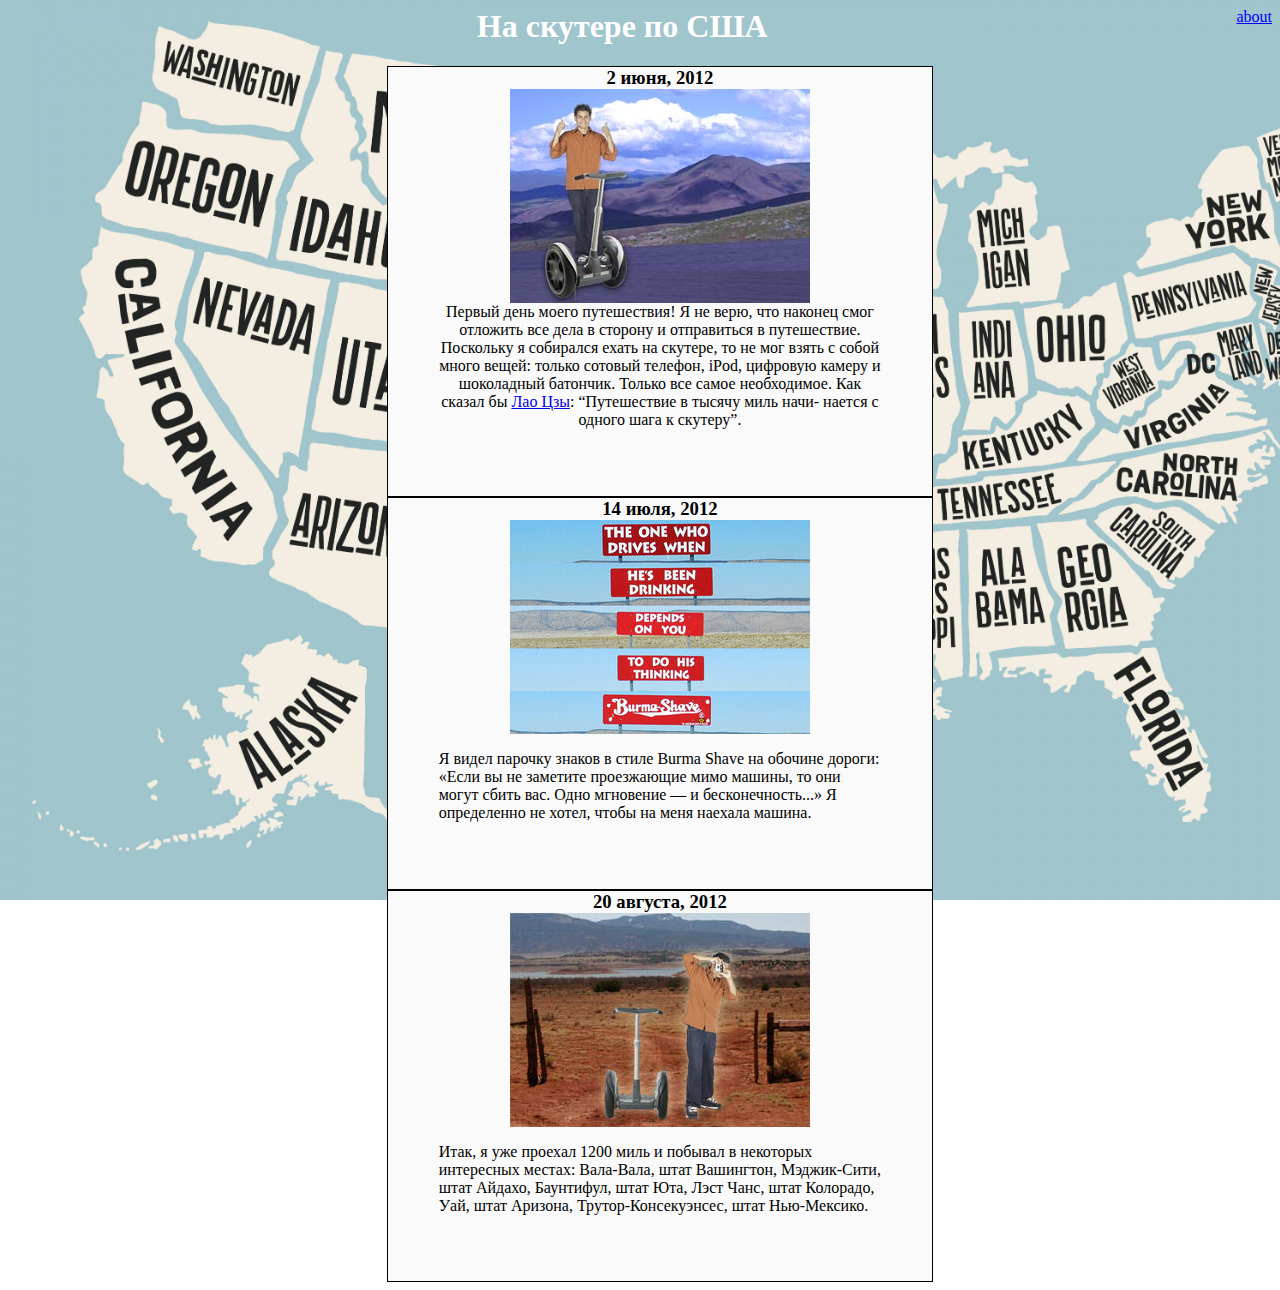
<file: USATRIP/index.html>
<html>
  <head>
    <meta charset="utf-8"/>
    <link rel="shortcut icon" href="favicon.ico" type="image/x-icon" />
    <link rel="stylesheet" href="style.css" />
    <body>
      <title>USA TRIP</title>
      <a id="about" href="about.html">about</a>
      <h1 id="oglav">На скутере по США</h1>
      <div class="june">
        <h3 class="three">2 июня, 2012</h3>
        <p class="three">
          <img class="segway1" src="img/segway1.jpg" />
          <p class="three">
          Первый день моего путешествия! Я не верю, что наконец смог отложить
          все дела в сторону и отправиться в путешествие. Поскольку я собирался
          ехать на скутере, то не мог взять с собой много вещей: только сотовый
          телефон, iPod, цифровую камеру и шоколадный батончик. Только все самое
          необходимое. Как сказал бы
          <a
            href="https://ru.wikipedia.org/wiki/%D0%9B%D0%B0%D0%BE-%D1%86%D0%B7%D1%8B"
            target="_blank"
            >Лао Цзы</a>:
          <q>Путешествие в тысячу миль начи- нается с одного шага к скутеру</q>.
          </p>
        </p>
      </div>
      <div class="jule">
        <h3 class="three">14 июля, 2012</h3>
        <p class="three">
        <img class="segway1" src="img/burmashave1.jpeg"/>
        <p>Я видел парочку знаков в стиле Burma Shave на обочине дороги: «Если вы
          не заметите проезжающие мимо машины, то они могут сбить вас. Одно
          мгновение — и бесконечность...» Я определенно не хотел, чтобы на меня
          наехала машина.
        </p>
        </p>
      </div>
      <div class="august">
        <h3 class="three">20 августа, 2012</h3>
        <p class="three"> 
          <img class="segway2" src="img/segway2.jpg" />
          <p>
          Итак, я уже проехал 1200 миль и побывал в некоторых интересных местах:
          Вала-Вала, штат Вашингтон, Мэджик-Сити, штат Айдахо, Баунтифул, штат
          Юта, Лэст Чанс, штат Колорадо, Уай, штат Аризона, Трутор-Консекуэнсес,
          штат Нью-Мексико.
          </p>
        </p>
      </div>
    </body>
  </head>
</html>
</file>
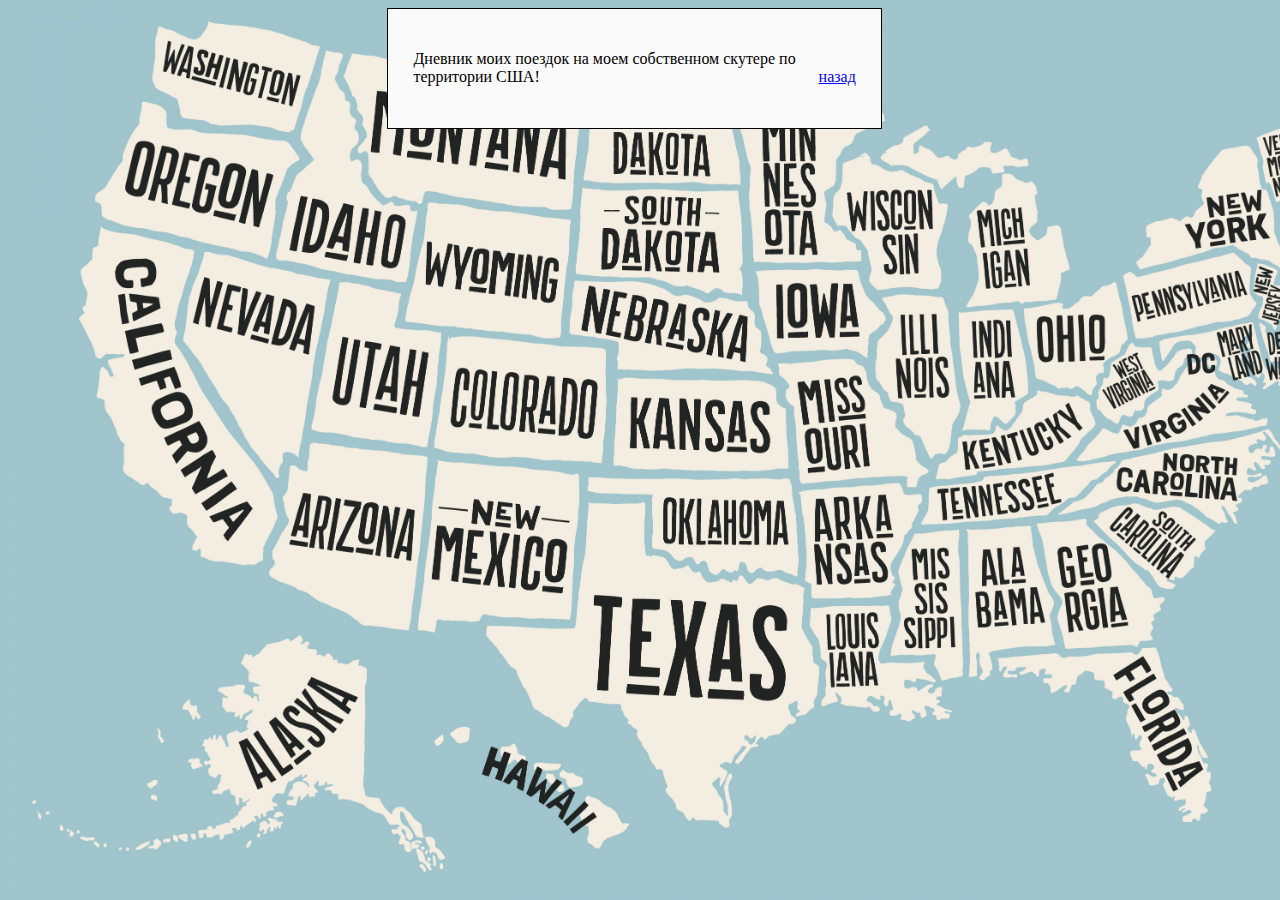
<file: USATRIP/about.html>
<html>
  <head>
      <title>about</title>
    <meta charset="utf-8" />
    <link rel="shortcut icon" href="favicon.ico" type="image/x-icon" />
    <link rel="stylesheet" href="style.css" />
    <body>
        <div class="block">
            <p>
              Дневник моих поездок на моем собственном скутере по территории США!
              <a id="about" href="index.html">назад</a>
            </p>
            <p></p>
          </div>
    </body>
  </head>
</html>
</file>
<file: USATRIP/style.css>
body {
  background: url(img/usamap.jpeg);
  background-size: cover;
  background-attachment: fixed;
}

#oglav {
  color: white;
  text-align: center;
  /*margin: 0% 45% 0% 45%; */
}

#about {
  color: blue;
  /* margin: 0% 0% 0% 98%; */
  float: right;
}

.block {
  width: 35%; /* Ширина слоя */
  margin: 0% 30% 0% 30%; /* Значение отступов */
  padding: 2%; /* Поля вокруг текста */
  border: 1px solid black; /* Параметры границы */
  background: rgb(250, 250, 250); /* Цвет фона */
}

.june {
  width: 35%; /* Ширина слоя */
  margin: 0% 30% 0% 30%; /* Значение отступов */
  padding: 0% 4% 4% 4%; /* Поля вокруг текста */
  border: 1px solid black; /* Параметры границы */
  background: rgb(250, 250, 250); /* Цвет фона */
}


/*.segway1 {
  float: left;
  margin: 3px 3px 3px 0;
} */

.jule {
  width: 35%; /* Ширина слоя */
  margin: 0% 30% 0% 30%; /* Значение отступов */
  padding: 0% 4% 4% 4%; /* Поля вокруг текста */
  border: 1px solid black; /* Параметры границы */
  background: rgb(250, 250, 250); /* Цвет фона */
}

/*.segway2 {
  float: left;
  margin: 3px 3px 3px 0;
}
*/
.august {
  width: 35%; /* Ширина слоя */
  margin: 0% 30% 0% 30%; /* Значение отступов */
  padding: 0% 4% 4% 4%; /* Поля вокруг текста */
  border: 1px solid black; /* Параметры границы */
  background: rgb(250, 250, 250); /* Цвет фона */
  overflow: auto;
}

.three {
  margin: 0%;
  text-align: center;
}
</file>
